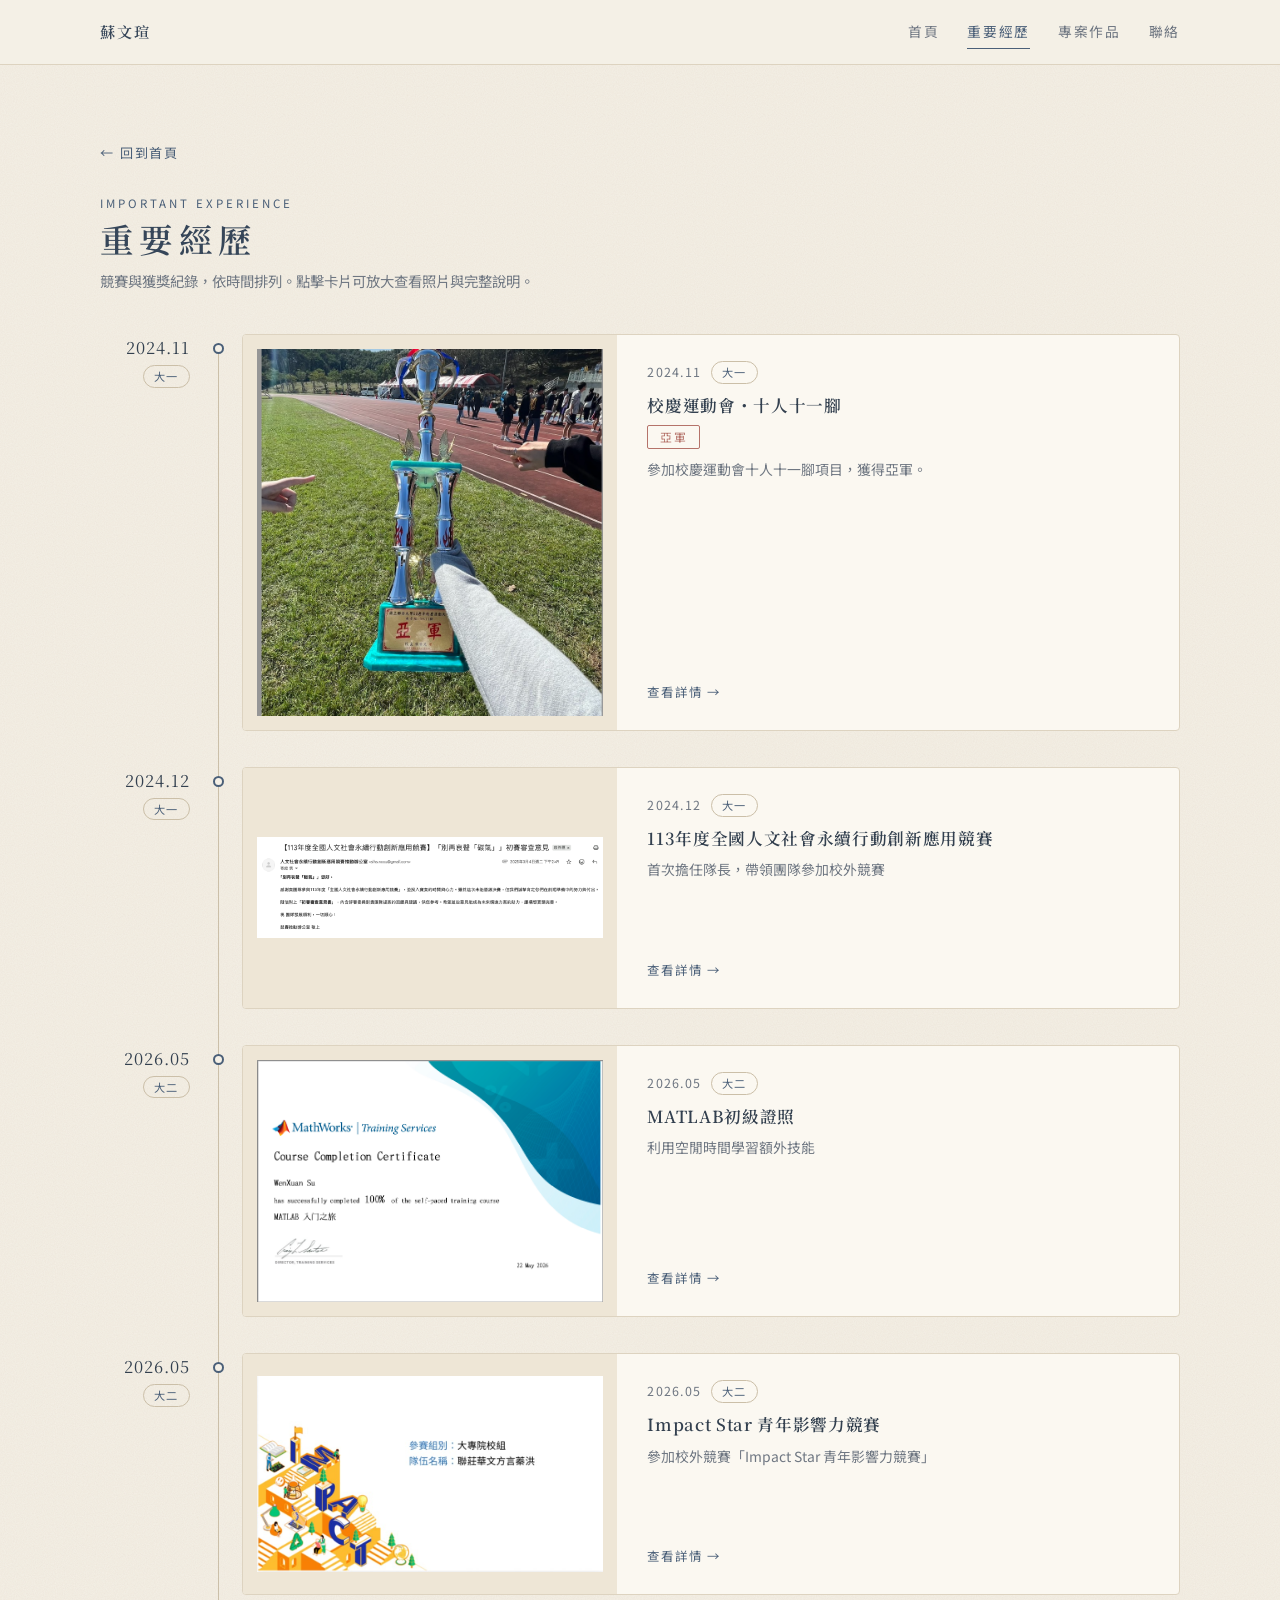
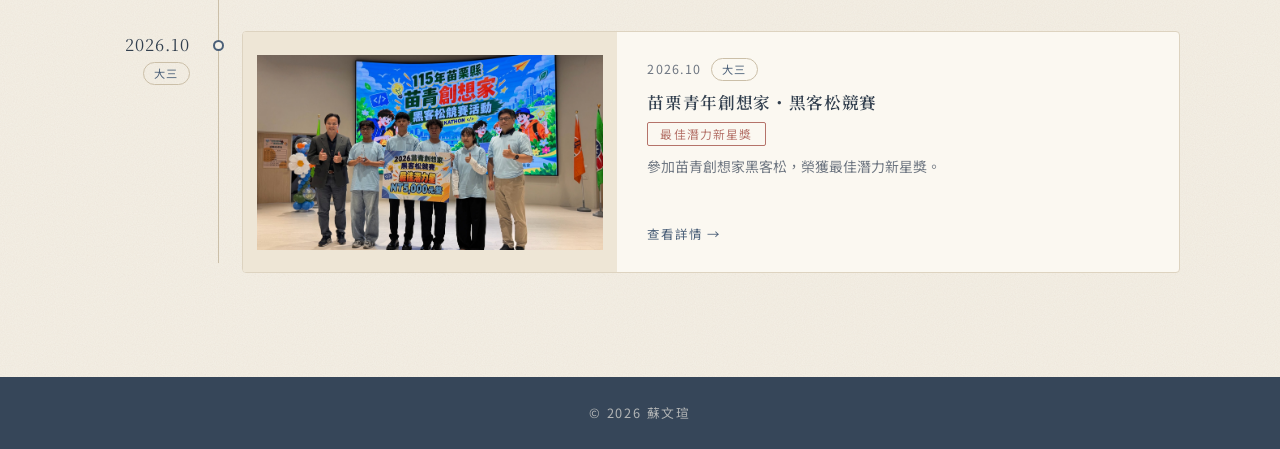
<file: competitions.html>
<!DOCTYPE html>
<html lang="zh-TW">

<head>
  <meta charset="UTF-8" />
  <meta name="viewport" content="width=device-width, initial-scale=1.0" />
  <title>重要經歷｜Suuu</title>
  <script>document.documentElement.classList.add('js');</script>
  <link rel="preconnect" href="https://fonts.googleapis.com" />
  <link
    href="https://fonts.googleapis.com/css2?family=Noto+Sans+TC:wght@300;400;500&family=Noto+Serif+TC:wght@400;600;700&display=swap"
    rel="stylesheet" />
  <link rel="stylesheet" href="style.css" />
</head>

<body data-page="competitions">

  <header class="nav">
    <div class="container nav-inner">
      <a href="index.html" class="brand">蘇文瑄</a>
      <nav class="nav-links">
        <a href="index.html">首頁</a>
        <a href="competitions.html" class="current">重要經歷</a>
        <a href="projects.html">專案作品</a>
        <a href="index.html#contact">聯絡</a>
      </nav>
    </div>
  </header>

  <main id="top">
    <section class="page-head container">
      <a class="back" href="index.html#important">← 回到首頁</a>
      <p class="sec-label">Important Experience</p>
      <h1>重要經歷</h1>
      <p class="sec-desc">競賽與獲獎紀錄，依時間排列。點擊卡片可放大查看照片與完整說明。</p>
    </section>

    <section class="container tl-section">
      <ol class="tl" id="timeline"></ol>
    </section>
  </main>

  <footer class="footer">
    <div class="container">
      <p>© 2026 蘇文瑄</p>
    </div>
  </footer>

  <script src="data.js"></script>
  <script src="main.js"></script>
</body>

</html>
</file>
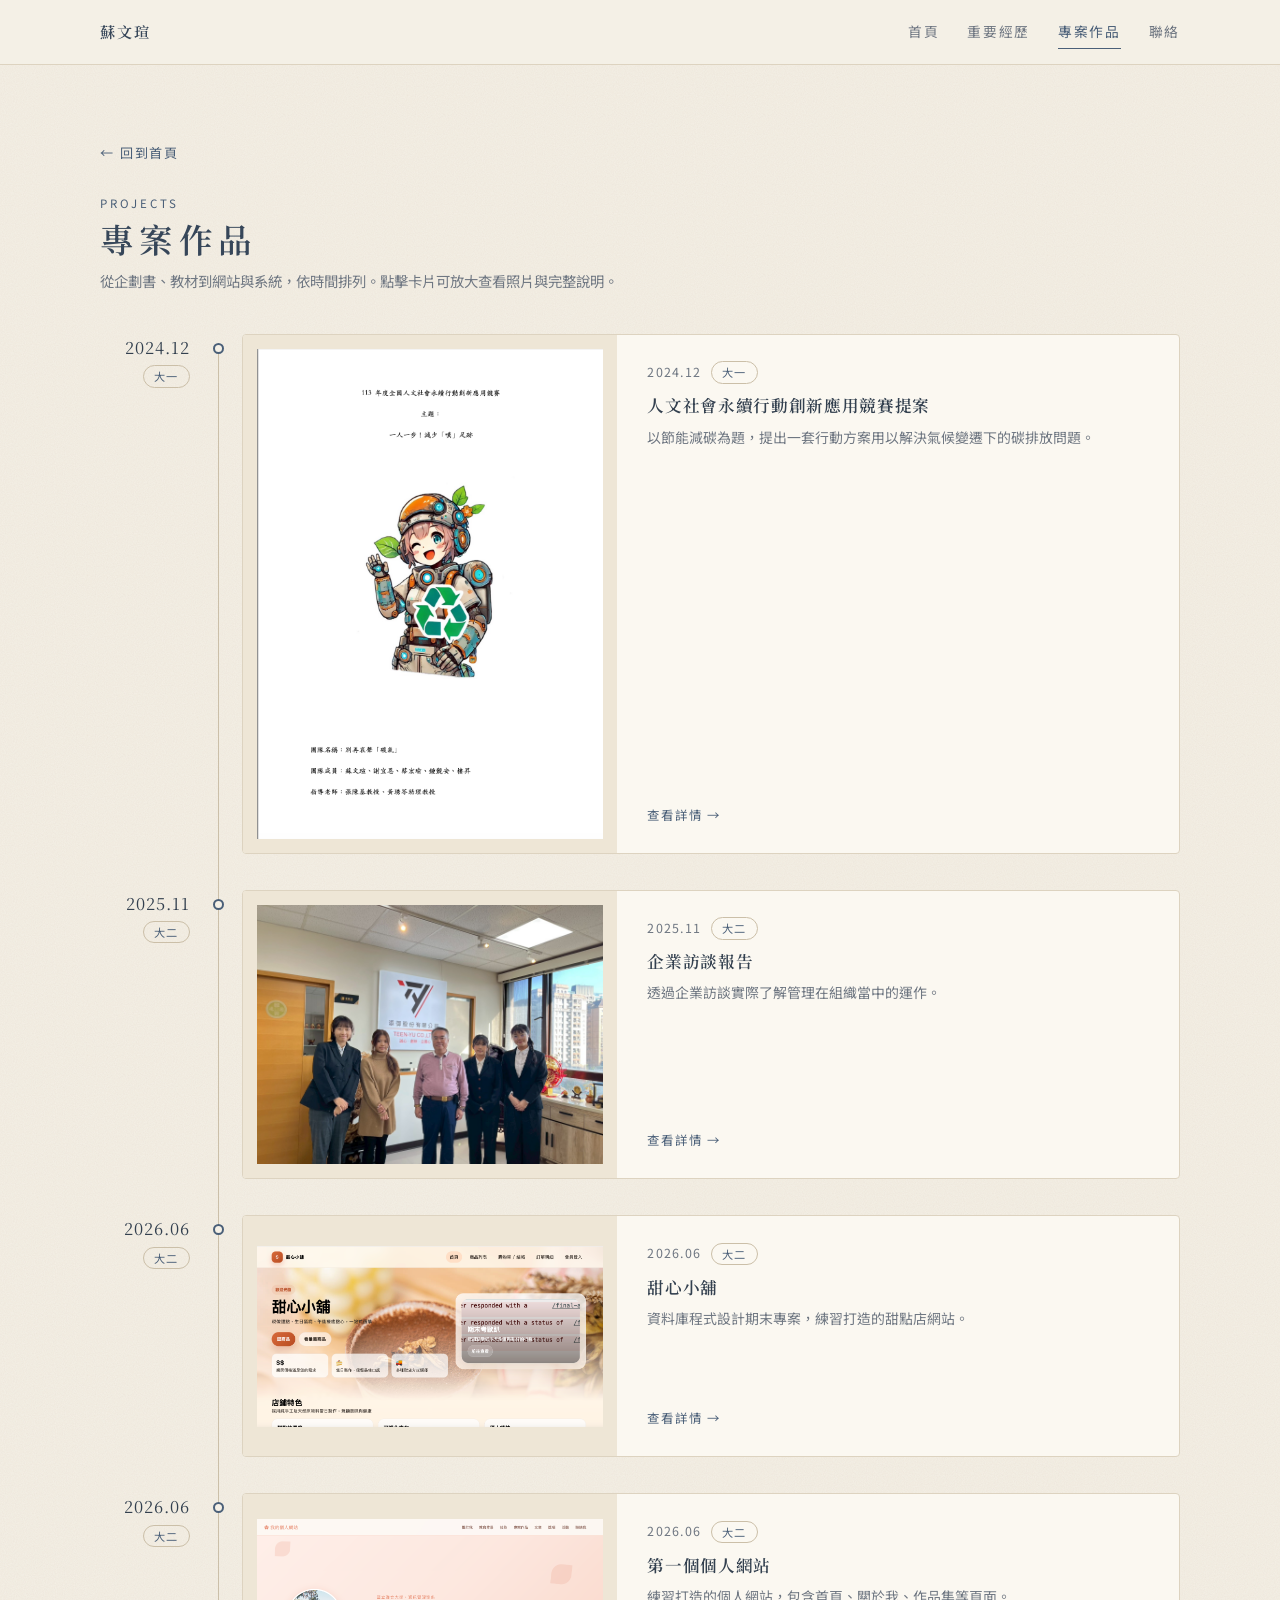
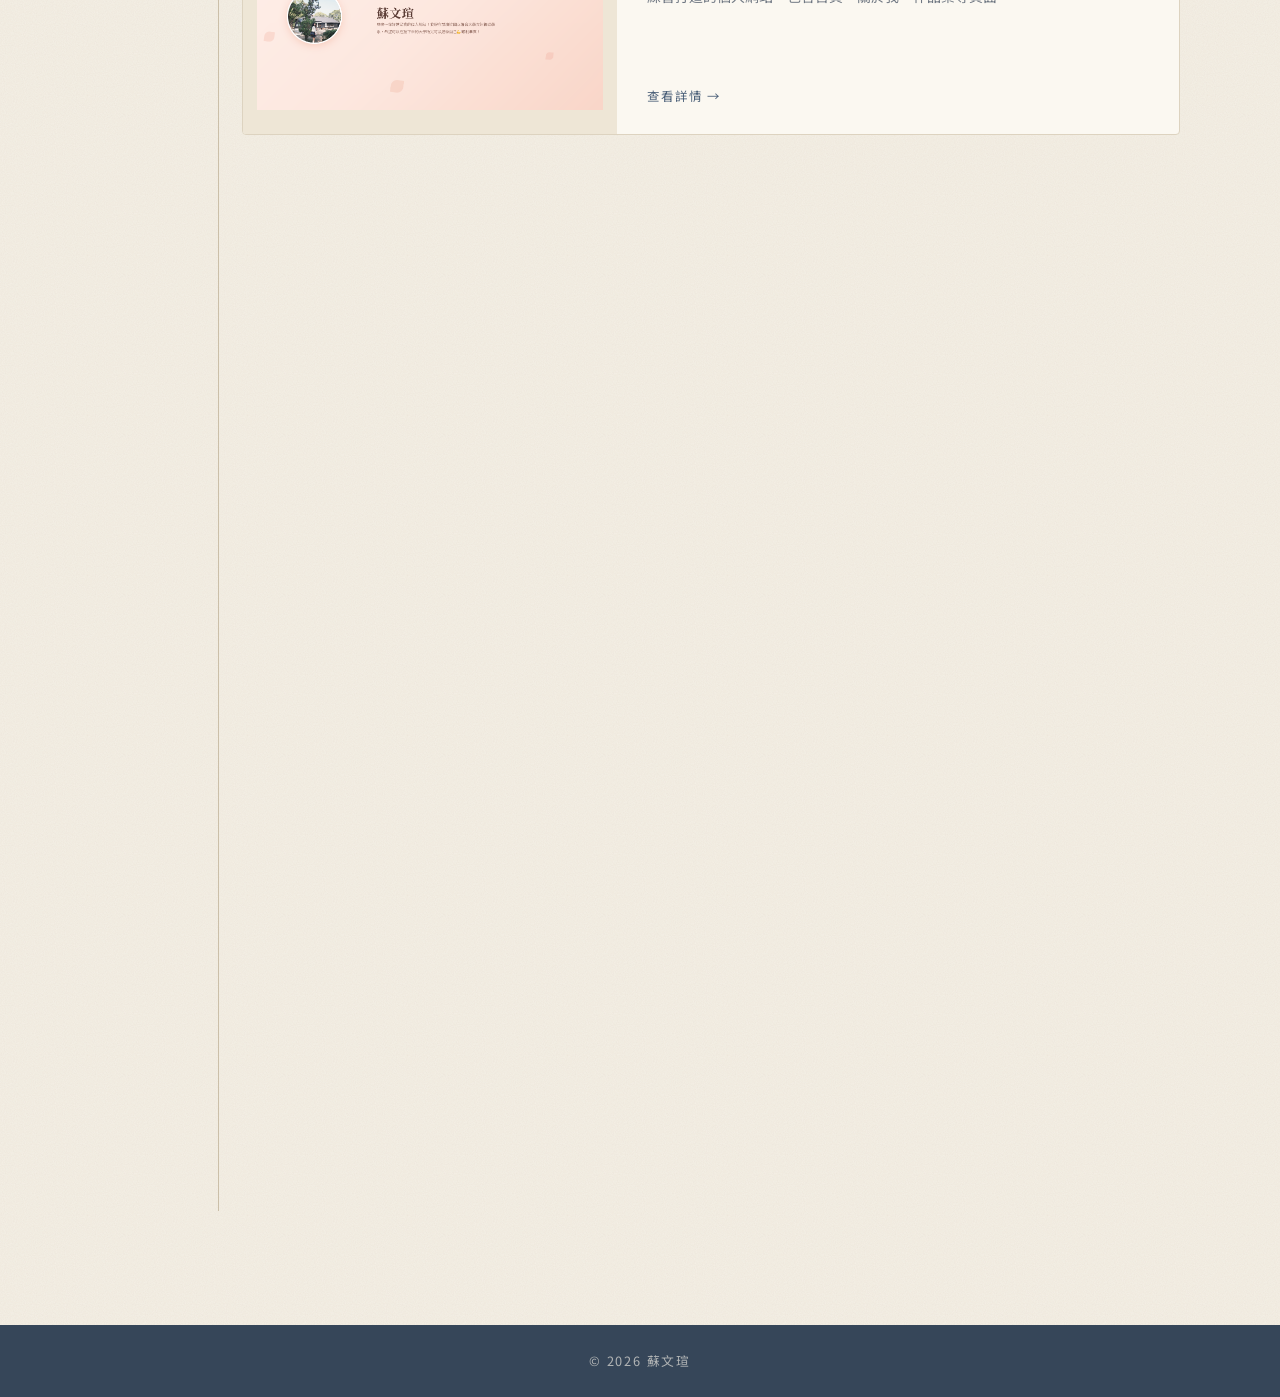
<file: projects.html>
<!DOCTYPE html>
<html lang="zh-TW">

<head>
  <meta charset="UTF-8" />
  <meta name="viewport" content="width=device-width, initial-scale=1.0" />
  <title>專案作品｜Suuu</title>
  <script>document.documentElement.classList.add('js');</script>
  <link rel="preconnect" href="https://fonts.googleapis.com" />
  <link
    href="https://fonts.googleapis.com/css2?family=Noto+Sans+TC:wght@300;400;500&family=Noto+Serif+TC:wght@400;600;700&display=swap"
    rel="stylesheet" />
  <link rel="stylesheet" href="style.css" />
</head>

<body data-page="projects">

  <header class="nav">
    <div class="container nav-inner">
      <a href="index.html" class="brand">蘇文瑄</a>
      <nav class="nav-links">
        <a href="index.html">首頁</a>
        <a href="competitions.html">重要經歷</a>
        <a href="projects.html" class="current">專案作品</a>
        <a href="index.html#contact">聯絡</a>
      </nav>
    </div>
  </header>

  <main id="top">
    <section class="page-head container">
      <a class="back" href="index.html#projects">← 回到首頁</a>
      <p class="sec-label">Projects</p>
      <h1>專案作品</h1>
      <p class="sec-desc">從企劃書、教材到網站與系統，依時間排列。點擊卡片可放大查看照片與完整說明。</p>
    </section>

    <section class="container tl-section">
      <ol class="tl" id="timeline"></ol>
    </section>
  </main>

  <footer class="footer">
    <div class="container">
      <p>© 2026 蘇文瑄</p>
    </div>
  </footer>

  <script src="data.js"></script>
  <script src="main.js"></script>
</body>

</html>
</file>
<file: style.css>
/* =====================================================================
   日系質感風：米色紙張底 × 藍染深藍，細線、留白、明朝體標題
   ===================================================================== */

/* ============ 主題色（想換風格只要改這裡） ============ */
:root {
  --bg: #f5f0e6;             /* 米色紙張 */
  --bg-alt: #eee6d6;         /* 深一階的米色 */
  --surface: #fbf8f1;        /* 卡片底色 */
  --ink: #33404f;            /* 文字（藍墨色） */
  --ink-soft: #6f7782;
  --line: #ddd3c0;
  --line-strong: #cbbfa8;
  --accent: #4a5f78;         /* 莫蘭迪深藍 */
  --accent-dark: #364659;
  --accent-soft: rgba(74, 95, 120, .1);
  --rose: #b5736a;           /* 印章紅（少量點綴） */
  --cream: #f5f0e6;
  --max: 1080px;
  --serif: "Noto Serif TC", "Songti TC", serif;
  --sans: "Noto Sans TC", "PingFang TC", sans-serif;
}

* { box-sizing: border-box; margin: 0; padding: 0; }
html { scroll-behavior: smooth; scroll-padding-top: 80px; }

body {
  font-family: var(--sans);
  color: var(--ink);
  background-color: var(--bg);
  /* 淡淡的紙張紋理 */
  background-image: url("data:image/svg+xml;utf8,<svg xmlns='http://www.w3.org/2000/svg' width='160' height='160'><filter id='n'><feTurbulence type='fractalNoise' baseFrequency='.9' numOctaves='2' stitchTiles='stitch'/><feColorMatrix values='0 0 0 0 .35  0 0 0 0 .28  0 0 0 0 .2  0 0 0 .1 0'/></filter><rect width='100%' height='100%' filter='url(%23n)'/></svg>");
  line-height: 1.85;
  -webkit-font-smoothing: antialiased;
}

.container { width: min(var(--max), 100% - 48px); margin-inline: auto; }
a { color: inherit; text-decoration: none; }
img { max-width: 100%; display: block; }
button { font-family: inherit; }
ol, ul { list-style: none; }

/* ============ 導覽列 ============ */
.nav {
  position: sticky; top: 0; z-index: 10;
  background: rgba(245, 240, 230, .92);
  backdrop-filter: blur(8px);
  border-bottom: 1px solid var(--line);
}
.nav-inner { display: flex; justify-content: space-between; align-items: center; height: 64px; gap: 24px; }
.brand { font-family: var(--serif); font-weight: 600; letter-spacing: .14em; color: var(--accent-dark); font-size: .95rem; white-space: nowrap; }
.nav-links { display: flex; gap: 28px; }
.nav-links a {
  font-size: .86rem; letter-spacing: .12em; color: var(--ink-soft);
  padding: 4px 0; border-bottom: 1px solid transparent; transition: color .2s, border-color .2s;
}
.nav-links a:hover, .nav-links a.current { color: var(--accent); border-color: var(--accent); }

/* ============ 按鈕 / 標籤 ============ */
.btn {
  display: inline-block; padding: 10px 26px; border-radius: 2px;
  font-size: .88rem; letter-spacing: .14em; transition: all .25s;
  border: 1px solid var(--accent); cursor: pointer;
}
.btn-primary { background: var(--accent); color: #fff; }
.btn-primary:hover { background: var(--accent-dark); border-color: var(--accent-dark); }
.btn-ghost { background: transparent; color: var(--accent); }
.btn-ghost:hover { background: var(--accent); color: #fff; }

.tags { display: flex; flex-wrap: wrap; gap: 8px; margin: 16px 0 0; }
.tags span {
  font-size: .74rem; letter-spacing: .06em; padding: 1px 12px;
  border: 1px solid var(--line-strong); border-radius: 999px;
  color: var(--accent); background: rgba(255, 255, 255, .45);
}

/* ============ ① Hero ============ */
.hero { position: relative; display: flex; align-items: center; gap: 80px; padding: 104px 0 96px; }
.hero-vertical {
  position: absolute; right: 0; top: 88px;
  writing-mode: vertical-rl; letter-spacing: .6em;
  font-family: var(--serif); font-size: .85rem; color: var(--line-strong);
}
.avatar-lg {
  width: 240px; height: 240px;          /* ← 頭貼大小：寬高要一樣 */
  border-radius: 50%; overflow: hidden; flex-shrink: 0;
  background: var(--bg-alt);
  border: 6px solid var(--surface);
  box-shadow: 0 0 0 1px var(--line-strong), 0 0 0 11px rgba(251, 248, 241, .55), 0 20px 44px rgba(54, 70, 89, .14);
}
.avatar-lg img { width: 100%; height: 100%; object-fit: cover; }

.hero-text { flex: 1; min-width: 0; }
.eyebrow { font-size: .82rem; letter-spacing: .22em; color: var(--accent); margin-bottom: 14px; }
.name-line { display: flex; align-items: center; gap: 16px; margin-bottom: 16px; }
.hero h1 { font-family: var(--serif); font-size: clamp(2.2rem, 5vw, 3rem); font-weight: 700; letter-spacing: .18em; line-height: 1.25; color: var(--accent-dark); }
.hanko {
  display: inline-flex; align-items: center; justify-content: center;
  width: 34px; height: 34px; border-radius: 4px;
  background: var(--rose); color: #fff; font-family: var(--serif); font-size: 1.05rem;
  transform: rotate(-5deg); opacity: .92;
}
.lead { color: var(--ink-soft); font-size: 1rem; max-width: 560px; }
.hero-actions { display: flex; gap: 14px; margin-top: 34px; flex-wrap: wrap; }

/* ============ 區塊共用 ============ */
.section { padding: 96px 0; }
.section.alt { background-color: rgba(222, 208, 180, .2); }

.sec-head {
  display: flex; align-items: flex-end; justify-content: space-between; gap: 24px;
  margin-bottom: 44px; padding-bottom: 22px; border-bottom: 1px solid var(--line-strong);
}
.sec-label { font-size: .72rem; letter-spacing: .26em; text-transform: uppercase; color: var(--accent); }
.sec-head h2, .page-head h1 {
  font-family: var(--serif); font-size: 1.75rem; font-weight: 600; letter-spacing: .16em;
  line-height: 1.4; color: var(--accent-dark);
}
.sec-desc { color: var(--ink-soft); font-size: .9rem; margin-top: 4px; }
.sec-more { font-size: .85rem; letter-spacing: .12em; color: var(--accent); white-space: nowrap; padding-bottom: 4px; border-bottom: 1px solid var(--accent); }
.sec-more:hover { color: var(--accent-dark); }

/* ============ 網格 ============ */
.grid { display: grid; gap: 24px; }
.cols-3 { grid-template-columns: repeat(3, 1fr); }
.cols-4 { grid-template-columns: repeat(4, 1fr); }

/* ============ 卡片（照片 + 文字） ============ */
.card {
  display: flex; flex-direction: column;
  background: var(--surface); border: 1px solid var(--line); border-radius: 4px;
  overflow: hidden; color: inherit; cursor: pointer;
  transition: box-shadow .3s, transform .3s, border-color .3s;
}
.card:hover { box-shadow: 0 16px 36px rgba(54, 70, 89, .1); transform: translateY(-3px); border-color: var(--line-strong); }
.card:focus-visible { outline: 2px solid var(--accent); outline-offset: 3px; }

.card-media {
  position: relative; aspect-ratio: 4 / 3; padding: 14px;
  display: flex; align-items: center; justify-content: center;
  background: var(--bg-alt); overflow: hidden;
}
.card-media img { width: 100%; height: 100%; object-fit: contain; transition: transform .7s ease; }
.card:hover .card-media img { transform: scale(1.04); }
.ph { display: none; font-family: var(--serif); font-size: 3.4rem; color: var(--line-strong); }
.noimg .ph { display: block; }

.card-body { display: flex; flex-direction: column; flex: 1; padding: 20px 22px 22px; }
.card-meta { display: flex; align-items: center; gap: 10px; font-size: .78rem; letter-spacing: .1em; color: var(--ink-soft); }
.chip { padding: 0 10px; border: 1px solid var(--line-strong); border-radius: 999px; font-size: .7rem; color: var(--accent); }
.card h3 { font-family: var(--serif); font-size: 1.04rem; font-weight: 600; line-height: 1.6; letter-spacing: .04em; margin: 8px 0 6px; color: var(--ink); }
.card-badge {
  align-self: flex-start; margin: 0 0 8px; padding: 0 12px;
  font-size: .74rem; letter-spacing: .1em; color: var(--rose);
  border: 1px solid var(--rose); border-radius: 2px;
}
.card-sum {
  font-size: .87rem; color: var(--ink-soft);
  display: -webkit-box; -webkit-line-clamp: 3; -webkit-box-orient: vertical; overflow: hidden;
}
.card-more { margin-top: auto; padding-top: 18px; font-size: .78rem; letter-spacing: .14em; color: var(--accent); }

/* 橫式卡片（時間軸用） */
.card-h { flex-direction: row; }
.card-h .card-media { flex: 0 0 40%; aspect-ratio: auto; min-height: 240px; }
.card-h .card-body { padding: 26px 30px; }
.card-h .card-sum { -webkit-line-clamp: 4; }

/* ============ ② 亮點技能 ============ */
.skills-wrap { display: grid; grid-template-columns: 1fr 1fr; gap: 24px; align-items: start; }
.panel { background: var(--surface); border: 1px solid var(--line); border-radius: 4px; padding: 34px 36px; }
.panel h3 { font-family: var(--serif); font-size: .98rem; font-weight: 600; letter-spacing: .2em; margin-bottom: 20px; color: var(--accent-dark); }
.panel-group + .panel-group { margin-top: 30px; }
.panel .tags { margin-top: 0; }

/* 技能標籤（取代原本的百分比長條圖） */
.panel .tags span { font-size: .82rem; padding: 3px 14px; }

/* ============ 子頁面抬頭 ============ */
.page-head { padding: 72px 0 40px; }
.back { display: inline-block; font-size: .82rem; letter-spacing: .14em; color: var(--accent); margin-bottom: 28px; }
.back:hover { color: var(--accent-dark); }
.page-head h1 { font-size: 2.1rem; margin-bottom: 6px; }

/* ============ 時間軸（子頁面） ============ */
.tl-section { padding-bottom: 104px; }
.tl { position: relative; }
.tl::before { content: ""; position: absolute; left: 118px; top: 10px; bottom: 10px; width: 1px; background: var(--line-strong); }
.tl-row {
  display: grid; grid-template-columns: 104px 28px 1fr;
  grid-template-areas: "when dot card";
  margin-bottom: 36px; scroll-margin-top: 96px;
}
.tl-row:last-child { margin-bottom: 0; }
.tl-when { grid-area: when; text-align: right; padding-right: 14px; }
.tl-date { display: block; font-family: var(--serif); font-size: 1.02rem; letter-spacing: .06em; color: var(--ink); line-height: 1.6; }
.tl-grade { display: inline-block; margin-top: 4px; padding: 0 10px; font-size: .7rem; letter-spacing: .14em; color: var(--accent); border: 1px solid var(--line-strong); border-radius: 999px; }
.tl-dot {
  grid-area: dot; justify-self: center; position: relative; z-index: 1;
  width: 11px; height: 11px; margin-top: 9px; border-radius: 50%;
  background: var(--bg); border: 2px solid var(--accent);
}
.tl-card { grid-area: card; padding-left: 10px; }
.tl-row.flash .card { animation: flash 2.4s ease; }
@keyframes flash { 0%, 55% { box-shadow: 0 0 0 3px rgba(181, 115, 106, .5); } 100% { box-shadow: 0 0 0 3px rgba(181, 115, 106, 0); } }

/* ============ 聯絡 ============ */
.contact { padding: 96px 0; text-align: center; background: var(--accent); color: var(--cream); }
.contact h2 { font-family: var(--serif); font-size: 1.7rem; font-weight: 600; letter-spacing: .2em; margin-bottom: 8px; color: #fff; }
.contact .lead { margin: 0 auto; color: rgba(245, 240, 230, .8); }
.contact-list { display: flex; justify-content: center; gap: 14px; flex-wrap: wrap; margin-top: 34px; }
.contact-list a {
  padding: 10px 26px; border: 1px solid rgba(245, 240, 230, .45); border-radius: 2px;
  font-size: .88rem; letter-spacing: .1em; transition: all .25s;
}
.contact-list a:hover { background: var(--cream); color: var(--accent-dark); border-color: var(--cream); }

.footer { padding: 24px 0; text-align: center; font-size: .8rem; letter-spacing: .14em; color: rgba(245, 240, 230, .65); background: var(--accent-dark); }

/* ============ 捲動淡入 ============ */
/* 用 translate 而不是 transform，才不會蓋掉卡片的 hover 浮起效果 */
.js .reveal {
  opacity: 0; translate: 0 26px;
  transition: opacity .8s ease var(--d, 0s), translate .8s ease var(--d, 0s),
              box-shadow .3s, transform .3s, border-color .3s;
}
.js .reveal.visible { opacity: 1; translate: 0 0; }

/* ============ 回到頂端 ============ */
.to-top {
  position: fixed; right: 24px; bottom: 24px; z-index: 50;
  width: 44px; height: 44px; border-radius: 50%;
  border: 1px solid var(--line-strong); background: var(--surface); color: var(--accent);
  font-size: 1.15rem; line-height: 1; cursor: pointer;
  box-shadow: 0 8px 20px rgba(54, 70, 89, .14);
  opacity: 0; visibility: hidden; translate: 0 12px;
  transition: opacity .25s, translate .25s, visibility .25s, background .2s, color .2s;
}
.to-top.show { opacity: 1; visibility: visible; translate: 0 0; }
.to-top:hover { background: var(--accent); color: #fff; }

/* ============ 詳情放大視窗（照片 + 說明） ============ */
.dialog { position: fixed; inset: 0; z-index: 300; display: none; align-items: center; justify-content: center; padding: 24px; }
.dialog.open { display: flex; animation: dFade .25s ease; }
@keyframes dFade { from { opacity: 0; } to { opacity: 1; } }
.dialog-backdrop { position: absolute; inset: 0; background: rgba(36, 44, 56, .62); backdrop-filter: blur(3px); }

.dialog-panel {
  position: relative; width: min(1000px, 100%); max-height: 90vh;
  display: grid; grid-template-columns: 1.15fr 1fr;
  background: var(--surface); border-radius: 6px; overflow: hidden;
  box-shadow: 0 30px 70px rgba(30, 38, 50, .35);
  animation: dUp .35s ease;
}
@keyframes dUp { from { transform: translateY(22px); } to { transform: translateY(0); } }
.dialog-panel.no-media { grid-template-columns: 1fr; width: min(560px, 100%); }
.dialog-panel.no-media .dialog-media { display: none; }

.dialog-media { display: flex; align-items: center; justify-content: center; padding: 30px; background: var(--bg-alt); min-height: 320px; }
.dialog-media img { max-width: 100%; max-height: calc(90vh - 60px); object-fit: contain; }

.dialog-info { padding: 46px 40px 34px; overflow-y: auto; max-height: 90vh; }
.dlg-kind { font-size: .72rem; letter-spacing: .26em; color: var(--accent); }
.dlg-title { font-family: var(--serif); font-size: 1.4rem; font-weight: 600; line-height: 1.6; letter-spacing: .05em; margin: 6px 0 8px; color: var(--accent-dark); }
.dlg-meta { font-size: .82rem; letter-spacing: .08em; color: var(--ink-soft); margin-bottom: 14px; }
.dlg-desc { margin-top: 18px; padding-top: 18px; border-top: 1px solid var(--line); }
.dlg-desc p { font-size: .93rem; color: var(--ink); }
.dlg-desc p + p { margin-top: 10px; }
.dlg-actions { margin-top: 26px; }

.dialog-pager {
  display: flex; align-items: center; justify-content: space-between; gap: 12px;
  margin-top: 34px; padding-top: 18px; border-top: 1px solid var(--line);
  font-size: .8rem; letter-spacing: .1em; color: var(--ink-soft);
}
.dialog-pager button { background: none; border: none; cursor: pointer; color: var(--accent); font-size: .82rem; letter-spacing: .1em; padding: 4px 2px; }
.dialog-pager button:hover { color: var(--accent-dark); }

.dialog-close {
  position: absolute; top: 12px; right: 14px; z-index: 2;
  width: 36px; height: 36px; border: none; border-radius: 50%;
  background: rgba(251, 248, 241, .9); color: var(--ink-soft);
  font-size: 1.5rem; line-height: 1; cursor: pointer; transition: all .2s;
}
.dialog-close:hover { background: var(--accent); color: #fff; }

/* ============ 響應式 ============ */
@media (max-width: 1000px) {
  .cols-4, .cols-3 { grid-template-columns: repeat(2, 1fr); }
  .skills-wrap { grid-template-columns: 1fr; }
}

@media (max-width: 820px) {
  .hero { flex-direction: column; text-align: center; gap: 36px; padding: 64px 0; }
  .hero-vertical { display: none; }
  .avatar-lg { width: 170px; height: 170px; }
  .name-line { justify-content: center; }
  .hero-actions { justify-content: center; }
  .lead { margin-inline: auto; }
  .section { padding: 64px 0; }
  .contact { padding: 64px 0; }
  .sec-head { flex-direction: column; align-items: flex-start; gap: 12px; }

  /* 時間軸：改成左側細線 */
  .tl::before { left: 8px; }
  .tl-row { grid-template-columns: 24px 1fr; grid-template-areas: "dot when" ". card"; }
  .tl-when { text-align: left; padding: 0 0 10px 6px; display: flex; align-items: center; gap: 10px; }
  .tl-grade { margin-top: 0; }
  .tl-card { padding-left: 6px; }
  .card-h { flex-direction: column; }
  .card-h .card-media { flex: none; aspect-ratio: 4 / 3; min-height: 0; }
  .card-h .card-body { padding: 20px 22px 22px; }

  /* 放大視窗：上下排列 */
  .dialog { padding: 12px; }
  .dialog-panel { grid-template-columns: 1fr; overflow-y: auto; }
  .dialog-media { padding: 18px; min-height: 0; }
  .dialog-media img { max-height: 42vh; }
  .dialog-info { padding: 26px 24px 28px; overflow: visible; max-height: none; }
}

@media (max-width: 640px) {
  .cols-4, .cols-3 { grid-template-columns: 1fr; }
  .panel { padding: 26px 24px; }
}

@media (max-width: 700px) {
  .brand { display: none; }
  .nav-inner { justify-content: center; }
  .nav-links { gap: 18px; overflow-x: auto; white-space: nowrap; max-width: 100%; scrollbar-width: none; }
  .nav-links::-webkit-scrollbar { display: none; }
}

/* ============ 減少動態效果（系統設定） ============ */
@media (prefers-reduced-motion: reduce) {
  html { scroll-behavior: auto; }
  .js .reveal { opacity: 1; translate: none; transition: none; }
}
</file>
